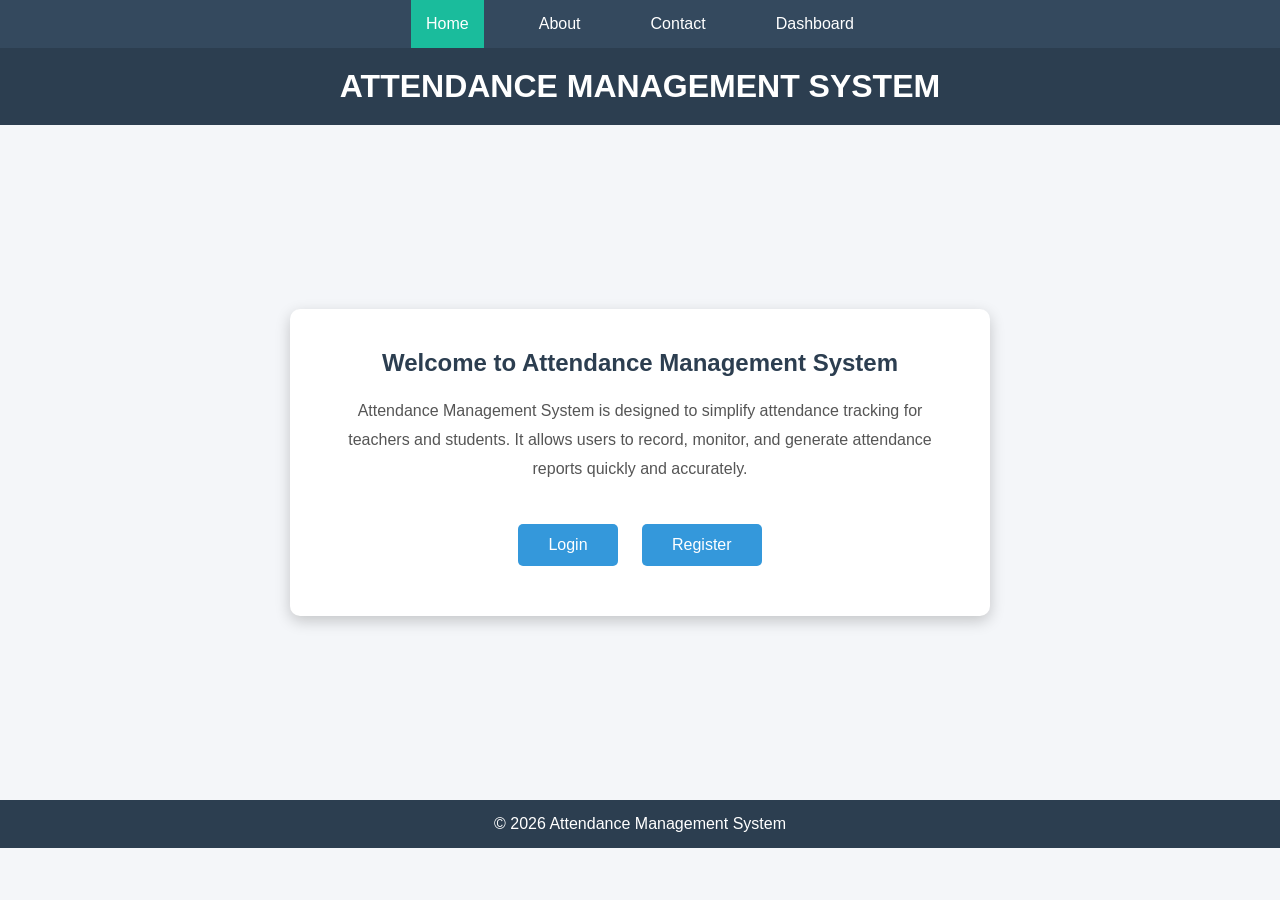
<file: index.html>
<!DOCTYPE html>
<html lang="en">
<head>
    <meta charset="UTF-8">
    <meta name="viewport" content="width=device-width, initial-scale=1.0">
    <title>Attendance Management System</title>
    <link rel="stylesheet" href="hero.css">
</head>
<body>
    
    <!-- Navigation -->
    <nav>

        <ul>
            <li><a href="index.html" class="active">Home</a></li>
            <li><a href="about.html">About</a></li>
            <li><a href="contact.html">Contact</a></li>
            <li><a href="dashboard.html">Dashboard</a></li>
        </ul>
    </nav>

      
    <header>
        <h1>ATTENDANCE MANAGEMENT SYSTEM</h1>
    </header>


    
    <section class="hero">

        <div class="content">
            <h2>Welcome to Attendance Management System</h2>

            <p>
                Attendance Management System is designed to simplify
                attendance tracking for teachers and students.
                It allows users to record, monitor, and generate
                attendance reports quickly and accurately.
            </p>

            <button id="loginBtn">Login</button>
            <button id="registerBtn">Register</button>

        </div>

    </section>

    <!-- Footer -->
    <footer>
        <p>&copy; 2026 Attendance Management System</p>
    </footer>

<script src="hero.js"></script>

</body>
</html>
</file>
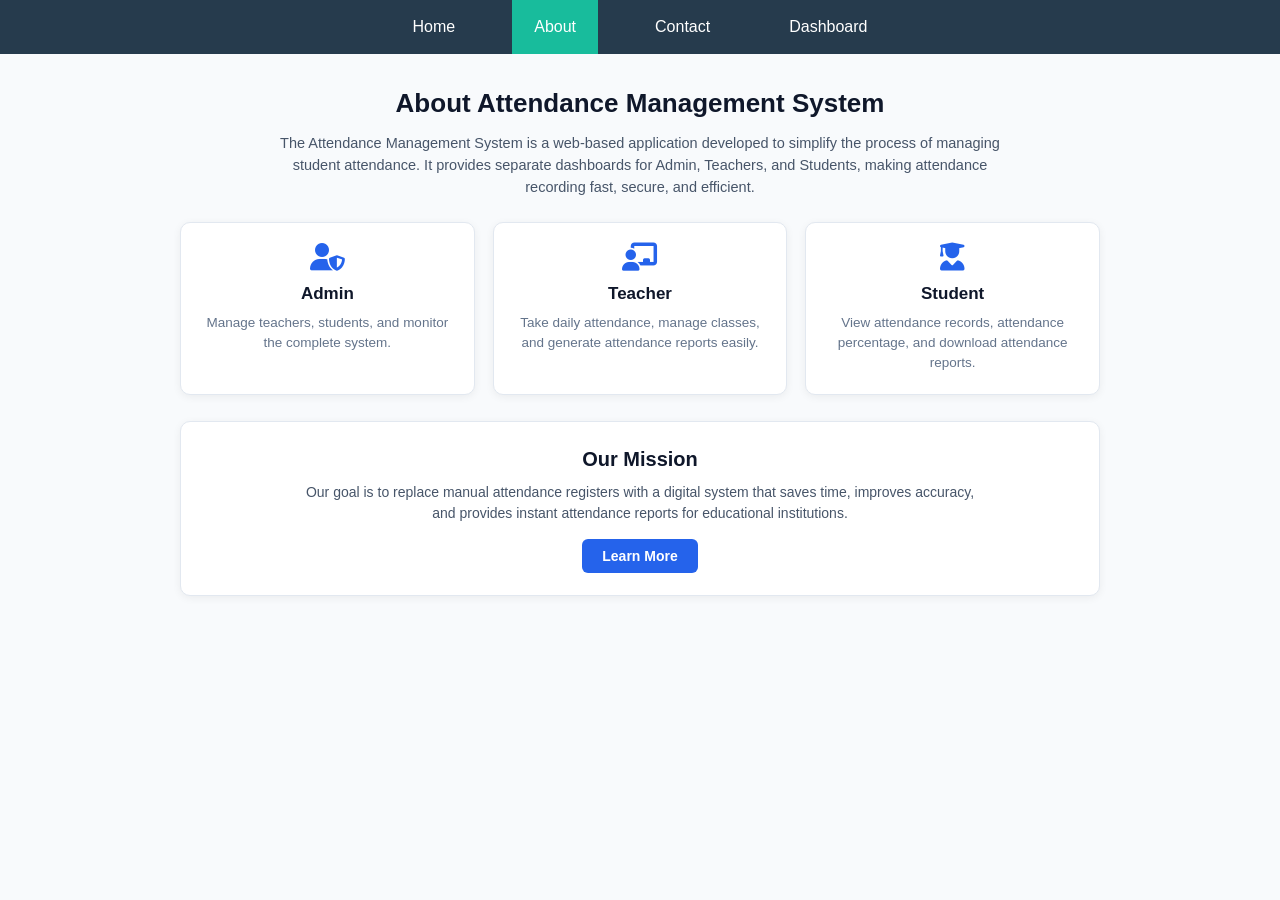
<file: about.html>
<!DOCTYPE html>
<html lang="en">
<head>
    <meta charset="UTF-8">
    <meta name="viewport" content="width=device-width, initial-scale=1.0">
    <title>About Us</title>

    <link rel="stylesheet" href="about.css">

    <link rel="stylesheet"
    href="https://cdnjs.cloudflare.com/ajax/libs/font-awesome/6.5.2/css/all.min.css">
</head>
<body>

    <!-- Navigation -->
    <nav>

        <ul>
            <li><a href="index.html">Home</a></li>
            <li><a href="about.html" class = "active">About</a></li>
            <li><a href="contact.html ">Contact</a></li>
            <li><a href="dashboard.html">Dashboard</a></li>
        </ul>
    </nav>

<section class="about">

    <div class="about-container">

        <h1>About Attendance Management System</h1>

        <p class="intro">
            The Attendance Management System is a web-based application
            developed to simplify the process of managing student attendance.
            It provides separate dashboards for Admin, Teachers, and Students,
            making attendance recording fast, secure, and efficient.
        </p>

        <div class="cards">

            <div class="card">
                <i class="fas fa-user-shield"></i>
                <h3>Admin</h3>
                <p>
                    Manage teachers, students, and monitor the complete system.
                </p>
            </div>

            <div class="card">
                <i class="fas fa-chalkboard-teacher"></i>
                <h3>Teacher</h3>
                <p>
                    Take daily attendance, manage classes,
                    and generate attendance reports easily.
                </p>
            </div>

            <div class="card">
                <i class="fas fa-user-graduate"></i>
                <h3>Student</h3>
                <p>
                    View attendance records, attendance percentage,
                    and download attendance reports.
                </p>
            </div>

        </div>

        <div class="mission">

            <h2>Our Mission</h2>

            <p>
                Our goal is to replace manual attendance registers with
                a digital system that saves time, improves accuracy,
                and provides instant attendance reports for educational institutions.
            </p>

            <button id="learnBtn">Learn More</button>

        </div>

    </div>

</section>

<script src="about.js"></script>

</body>
</html>
</file>
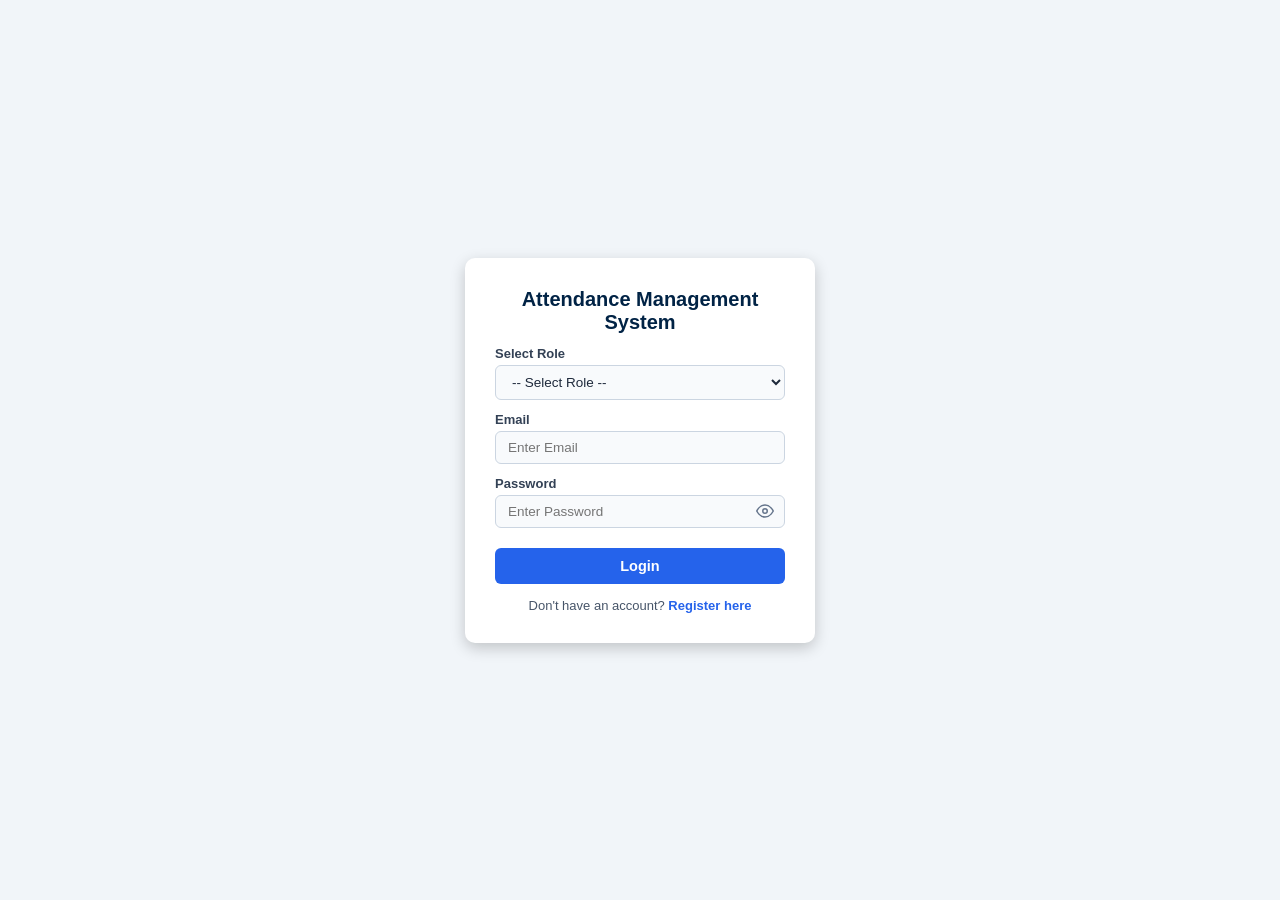
<file: admin.html>
<!DOCTYPE html>
<html lang="en">

<head>
    <meta charset="UTF-8">
    <meta name="viewport" content="width=device-width, initial-scale=1.0">
    <title>College Management System</title>
    <link rel="stylesheet" href="admin.css">
</head>

<body>

    <header class="topbar">
        <h1>Student Attendance System</h1>
        <div class="topbar-actions">
            <a href="profile.html" class="btn-profile">&#128100; My Profile</a>
        </div>
    </header>

    <div class="app">

        <aside class="sidebar">
            <div>
                <h2>College Admin</h2>
                <nav>
                    <button class="active" onclick="showPage('programs', this)">&#9638; Programs</button>
                    <button onclick="showPage('semesters', this)">&#9635; Semesters</button>
                    <button onclick="showPage('subjects', this)">&#9636; Subjects</button>
                    <button onclick="showPage('faculty', this)">&#9817; Faculty</button>
                    <button onclick="showPage('students', this)">&#9823; Students</button>
                    <button onclick="showPage('ledger', this)">&#9635; Ledger</button>
                </nav>
            </div>


            <div class="sidebar-bottom">
                <button type="button" class="btn-logout" onclick="logout()">Logout</button>
            </div>
        </aside>

        <main class="main">

            <section id="programs" class="page show">
                <h1>Program Management</h1>
                <div class="panel">
                    <h2>Add New Program</h2>
                    <form id="programForm">
                        <div class="field">
                            <label>Program Name</label>
                            <select id="programName" required>
                                <option value="">-- Select Program --</option>
                                <option value="BBA">BBA</option>
                                <option value="BIT">BIT</option>
                                <option value="BALLB">BALLB</option>
                                <option value="BIM">BIM</option>
                                <option value="Pharmacy">Pharmacy</option>
                                <option value="BCA">BCA</option>
                            </select>
                        </div>
                        <div class="field">
                            <label>Program Duration</label>
                            <select id="programDuration" required>
                                <option value="">-- Select Duration --</option>
                                <option value="1 Year">1 Year</option>
                                <option value="2 Years">2 Years</option>
                                <option value="3 Years">3 Years</option>
                                <option value="4 Years">4 Years</option>
                            </select>
                        </div>
                        <button type="submit">Add Program</button>
                    </form>
                </div>
                <div class="panel">
                    <h2>Existing Programs</h2>
                    <table>
                        <thead>
                            <tr>
                                <th>ID</th>
                                <th>Program Name</th>
                                <th>Duration</th>
                                <th>Actions</th>
                            </tr>
                        </thead>
                        <tbody id="programTable"></tbody>
                    </table>
                </div>
            </section>

            <section id="semesters" class="page">
                <h1>Semester Management</h1>
                <div class="panel">
                    <h2>Add New Semester</h2>
                    <form id="semesterForm">
                        <div class="field">
                            <label>Select Program</label>
                            <select id="semesterProgram" required></select>
                        </div>
                        <div class="field">
                            <label>Semester Name</label>
                            <input type="text" id="semesterName" placeholder="e.g., 3rd Semester" required>
                        </div>
                        <div class="field">
                            <label>Start Date</label>
                            <input type="date" id="startDate" required>
                        </div>
                        <div class="field">
                            <label>End Date</label>
                            <input type="date" id="endDate" required>
                        </div>
                        <label class="check">
                            <input type="checkbox" id="semesterActive" checked>
                            Currently Active
                        </label>
                        <button type="submit">Save Semester</button>
                    </form>
                </div>
                <div class="panel">
                    <h2>Existing Semesters</h2>
                    <table>
                        <thead>
                            <tr>
                                <th>ID</th>
                                <th>Program</th>
                                <th>Semester Name</th>
                                <th>Duration</th>
                                <th>Status</th>
                                <th>Actions</th>
                            </tr>
                        </thead>
                        <tbody id="semesterTable"></tbody>
                    </table>
                </div>
            </section>

            <section id="subjects" class="page">
                <h1>Subject Management</h1>
                <div class="panel">
                    <h2>Add New Subject</h2>
                    <form id="subjectForm">
                        <div class="field">
                            <label>Select Program</label>
                            <select id="subjectProgram" required></select>
                        </div>
                        <div class="field">
                            <label>Select Semester</label>
                            <select id="subjectSemester" required></select>
                        </div>
                        <div class="field">
                            <label>Subject Name</label>
                            <input type="text" id="subjectName" placeholder="Subject Name" required>
                        </div>
                        <button type="submit">Add Subject</button>
                    </form>
                </div>
                <div class="panel">
                    <h2>Existing Subjects</h2>
                    <table>
                        <thead>
                            <tr>
                                <th>ID</th>
                                <th>Subject Name</th>
                                <th>Program</th>
                                <th>Semester</th>
                                <th>Actions</th>
                            </tr>
                        </thead>
                        <tbody id="subjectTable"></tbody>
                    </table>
                </div>
            </section>
            <section id="faculty" class="page">
                <h1>Faculty Management</h1>
                <div class="panel">
                    <h2>Add New Faculty</h2>
                    <form id="facultyForm">
                        <div class="field">
                            <label>Full Name</label>
                            <input type="text" id="facultyName" required>
                        </div>
                        <div class="field">
                            <label>Phone No</label>
                            <input type="text" id="facultyPhone" maxlength="10" pattern="[0-9]{10}"
                                placeholder="10-digit Phone Number"
                                oninput="this.value = this.value.replace(/[^0-9]/g, '')" required>
                        </div>
                        <div class="field">
                            <label>Email ID</label>
                            <input type="email" id="facultyEmail" required>
                        </div>
                        <button type="submit">Add Faculty</button>
                    </form>
                </div>
                <div class="panel">
                    <h2>Existing Faculty</h2>
                    <table>
                        <thead>
                            <tr>
                                <th>ID</th>
                                <th>Name</th>
                                <th>Phone No</th>
                                <th>Email ID</th>
                                <th>Actions</th>
                            </tr>
                        </thead>
                        <tbody id="facultyTable"></tbody>
                    </table>
                </div>
            </section>

            <section id="students" class="page">
                <h1>Student Management</h1>
                <div class="panel">
                    <h2>Add New Student</h2>
                    <form id="studentForm">
                        <input type="hidden" id="editStudentId">
                        <div class="field">
                            <label>Student Name</label>
                            <input type="text" id="studentName" required>
                        </div>
                        <div class="field">
                            <label>Roll No</label>
                            <input type="text" id="rollNo" required>
                        </div>
                        <div class="field">
                            <label>Current Semester</label>
                            <select id="studentSemester" required></select>
                        </div>
                        <button type="submit" id="studentSubmitBtn">Add Student</button>
                        <button type="button" id="studentCancelBtn" onclick="cancelStudentEdit()">Cancel</button>
                    </form>

                </div>
                <div class="panel">
                    <h2>Existing Students</h2>
                    <table>
                        <thead>
                            <tr>
                                <th>ID</th>
                                <th>Student Name</th>
                                <th>Roll No</th>
                                <th>Current Semester</th>
                                <th>Actions</th>
                            </tr>
                        </thead>
                        <tbody id="studentTable"></tbody>
                    </table>
                </div>
            </section>

            <section id="ledger" class="page">
                <h1>Ledger Management</h1>
                <div class="panel">
                    <h2>Assign Ledger</h2>
                    <form id="ledgerForm">
                        <input type="hidden" id="editLedgerId">
                        <div class="field">
                            <label>Select Subject</label>
                            <select id="ledgerSubject" required></select>
                        </div>
                        <div class="field">
                            <label>Select Faculty</label>
                            <select id="ledgerFaculty" required></select>
                        </div>
                        <div class="field">
                            <label>Select Students</label>
                            <div id="ledgerStudents" class="checkbox-list">
                                <p class="muted-text">Loading students...</p>
                            </div>
                        </div>
                        <button type="submit" id="ledgerSubmitBtn">Create Ledger</button>
                        <button type="button" id="ledgerCancelBtn" class="btn-cancel"
                            onclick="cancelLedgerEdit()">Cancel</button>

                    </form>

                </div>
                <div class="panel">
                    <h2>Existing Ledgers</h2>
                    <table>
                        <thead>
                            <tr>
                                <th>Ledger ID</th>
                                <th>Subject</th>
                                <th>Faculty</th>
                                <th>Total Students</th>
                                <th>Actions</th>
                            </tr>
                        </thead>
                        <tbody id="ledgerTable"></tbody>
                    </table>
                </div>
            </section>

        </main>
    </div>

    <div id="profileModal" class="profile-modal">
        <div class="profile-box">
            <h2>My Profile</h2>
            <div id="profileContent" class="profile-details">Loading...</div>
            <button type="button" class="btn-close-profile" onclick="closeProfile()">Close</button>
        </div>
    </div>

    <script src="admin.js"></script>
</body>

</html>
</file>
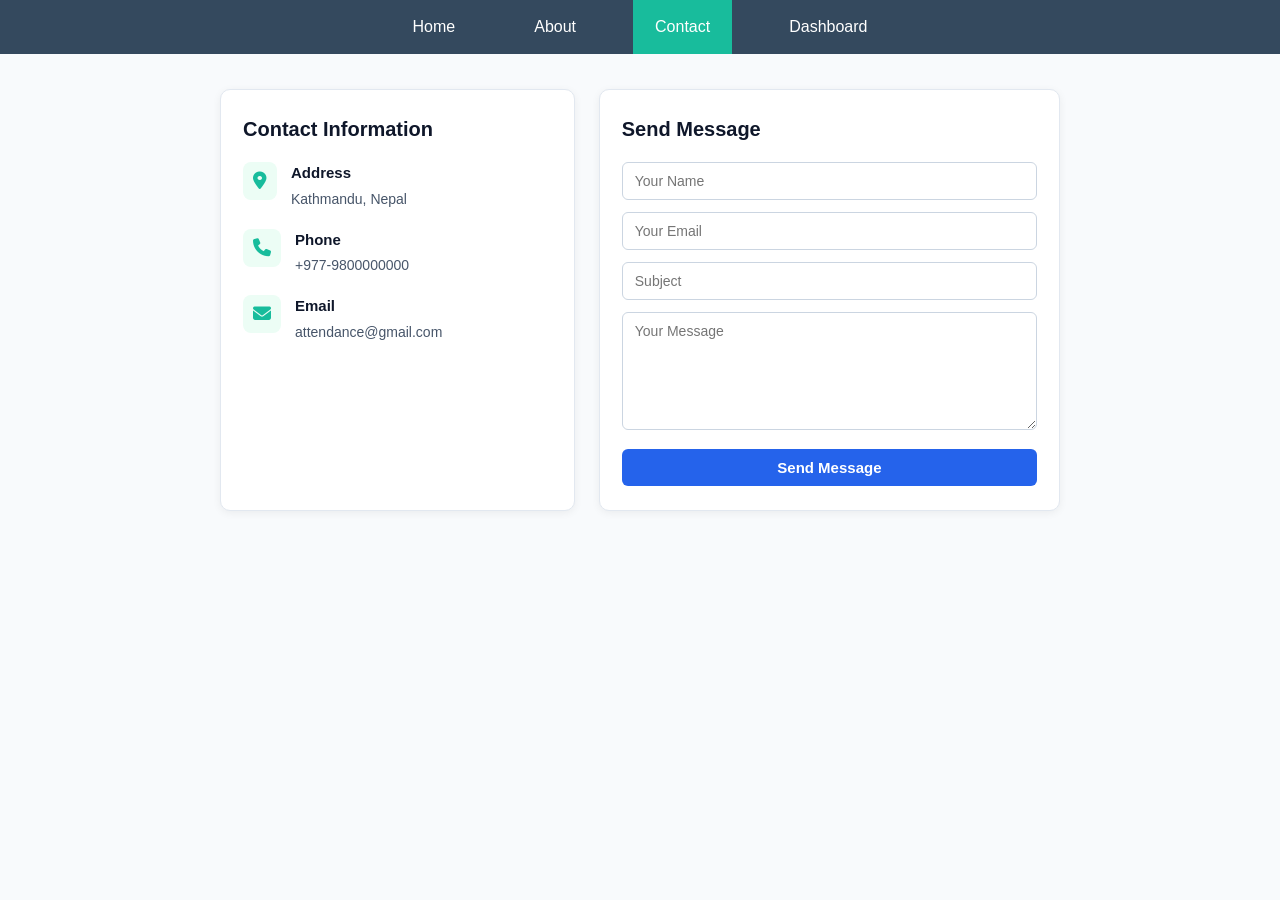
<file: contact.html>
<!DOCTYPE html>
<html lang="en">
<head>
    <meta charset="UTF-8">
    <meta name="viewport" content="width=device-width, initial-scale=1.0">
    <title>Contact Us</title>

    <link rel="stylesheet" href="contact.css">

    <link rel="stylesheet"
    href="https://cdnjs.cloudflare.com/ajax/libs/font-awesome/6.5.2/css/all.min.css">
</head>

<body>
<nav>

        <ul>
            <li><a href="index.html">Home</a></li>
            <li><a href="about.html" >About</a></li>
            <li><a href="contact.html " class = "active">Contact</a></li>
            <li><a href="dashboard.html">Dashboard</a></li>
        </ul>
    </nav>

    
<div class="container">

    <div class="contact-info">

        <h2>Contact Information</h2>

        <div class="info-box">
            <i class="fa-solid fa-location-dot"></i>
            <div>
                <h4>Address</h4>
                <p>
                    <a href="https://www.google.com/maps/search/?api=1&query=Kathmandu,Nepal" target="_blank">Kathmandu, Nepal</a>
                </p>
            </div>
        </div>

        <div class="info-box">
            <i class="fa-solid fa-phone"></i>
            <div>
                <h4>Phone</h4>
                <p>
                    <a href="tel:+9779800000000">+977-9800000000</a>
                </p>
            </div>
        </div>

        <div class="info-box">
            <i class="fa-solid fa-envelope"></i>
            <div>
                <h4>Email</h4>
                <p>
                    <a href="mailto:attendance@gmail.com">attendance@gmail.com</a>
                </p>
            </div>
        </div>

    </div>

    <div class="contact-form">

        <h2>Send Message</h2>

        <form id="contactForm">

            <div class="input-box">
                <input type="text" id="name" placeholder="Your Name">
            </div>

            <div class="input-box">
                <input type="email" id="email" placeholder="Your Email">
            </div>

            <div class="input-box">
                <input type="text" id="subject" placeholder="Subject">
            </div>

            <div class="input-box">
                <textarea id="message" rows="6" placeholder="Your Message"></textarea>
            </div>

            <button type="submit">Send Message</button>

        </form>

    </div>

</div>

<script src="contact.js"></script>

</body>
</html>
</file>
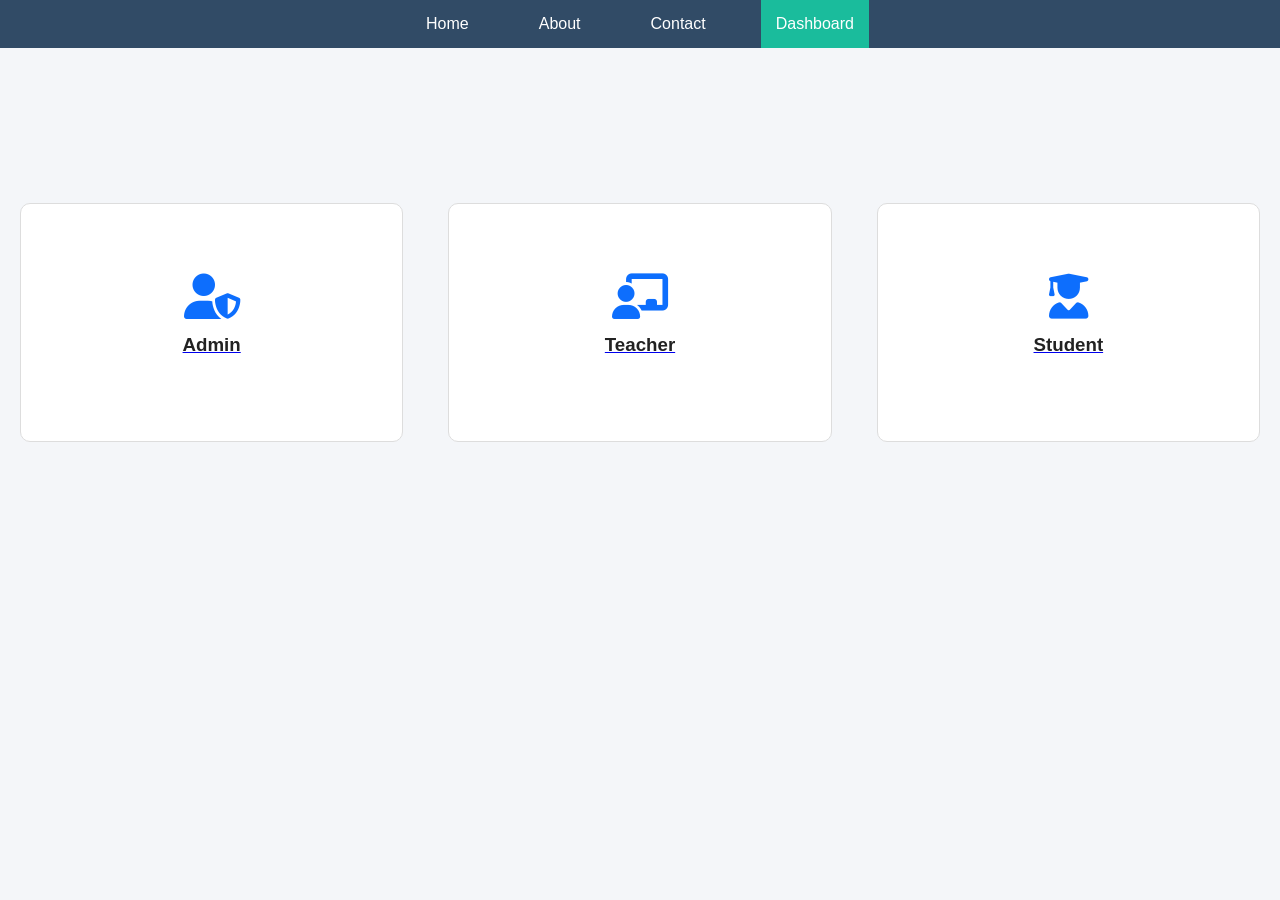
<file: dashboard.html>
<!DOCTYPE html>
<html lang="en">

<head>
    <meta charset="UTF-8">
    <meta name="viewport" content="width=device-width, initial-scale=1.0">
    <title>Admin Dashboard</title>
    <link rel="stylesheet" href="dashboard.css">

    <!-- Font Awesome Icons -->
    <link rel="stylesheet" href="https://cdnjs.cloudflare.com/ajax/libs/font-awesome/6.5.2/css/all.min.css">
</head>

<body>



    <nav>

        <ul>
            <li><a href="index.html">Home</a></li>
            <li><a href="about.html">About</a></li>
            <li><a href="contact.html">Contact</a></li>
            <li><a href="dashboard.html" class="active">Dashboard</a></li>
        </ul>
    </nav>

        <div class="cards">

        <div class="card">
            <a href="login.html?role=admin">
                <i class="fas fa-user-shield"></i>
                <h3>Admin</h3>
            </a>
        </div>

        <div class="card">
            <a href="login.html?role=teacher">
                <i class="fas fa-chalkboard-teacher"></i>
                <h3>Teacher</h3>
            </a>
        </div>

        <div class="card">
            <a href="login.html?role=student">
                <i class="fas fa-user-graduate"></i>
                <h3>Student</h3>
            </a>
        </div>

    </div>

    
    <script src="dashboard.js"></script>
</body>

</html>
</file>
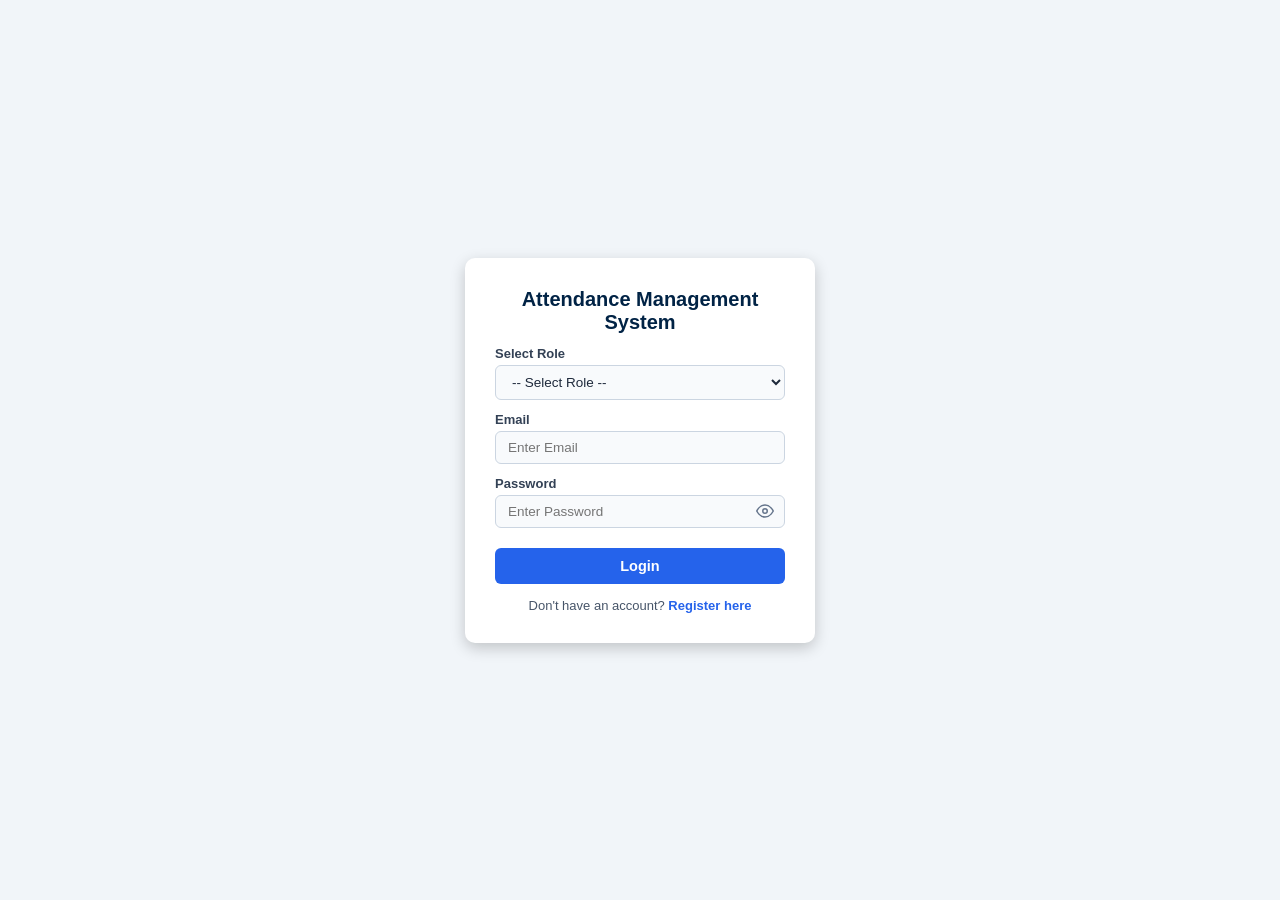
<file: login.html>
<!DOCTYPE html>
<html lang="en">
<head>
    <meta charset="UTF-8">
    <meta name="viewport" content="width=device-width, initial-scale=1.0">
    <title>Login</title>
    <link rel="stylesheet" href="login.css">
</head>
<body>

    <div class="login-container">

        <h2>Attendance Management System</h2>
        <h3 id="login-subtitle" style="text-align: center; color: #2563eb; margin-bottom: 12px; font-size: 16px;"></h3>

        <form id="loginForm">

            <label id="role-label">Select Role</label>
            <select id="role" required>
                <option value="">-- Select Role --</option>
                <option value="student">Student</option>
                <option value="teacher">Teacher</option>
                <option value="admin">Admin</option>
            </select>

            <label>Email</label>
            <input type="email" id="email" placeholder="Enter Email" required>

            <label>Password</label>
            <div class="password-wrapper">
                <input type="password" id="password" placeholder="Enter Password" required>
                <span class="toggle-eye" onclick="togglePassword('password', this)">
                    <svg width="18" height="18" viewBox="0 0 24 24" fill="none" stroke="#64748b" stroke-width="2"><path d="M1 12s4-8 11-8 11 8 11 8-4 8-11 8-11-8-11-8z"/><circle cx="12" cy="12" r="3"/></svg>
                </span>
            </div>

            <button type="submit">Login</button>

        </form>

        <p id="message"></p>

        <p style="margin-top: 15px; text-align: center;">
            Don't have an account? <a href="register.html">Register here</a>
        </p>

    </div>

    <script src="login.js?v=6"></script>

</body>
</html>
</file>
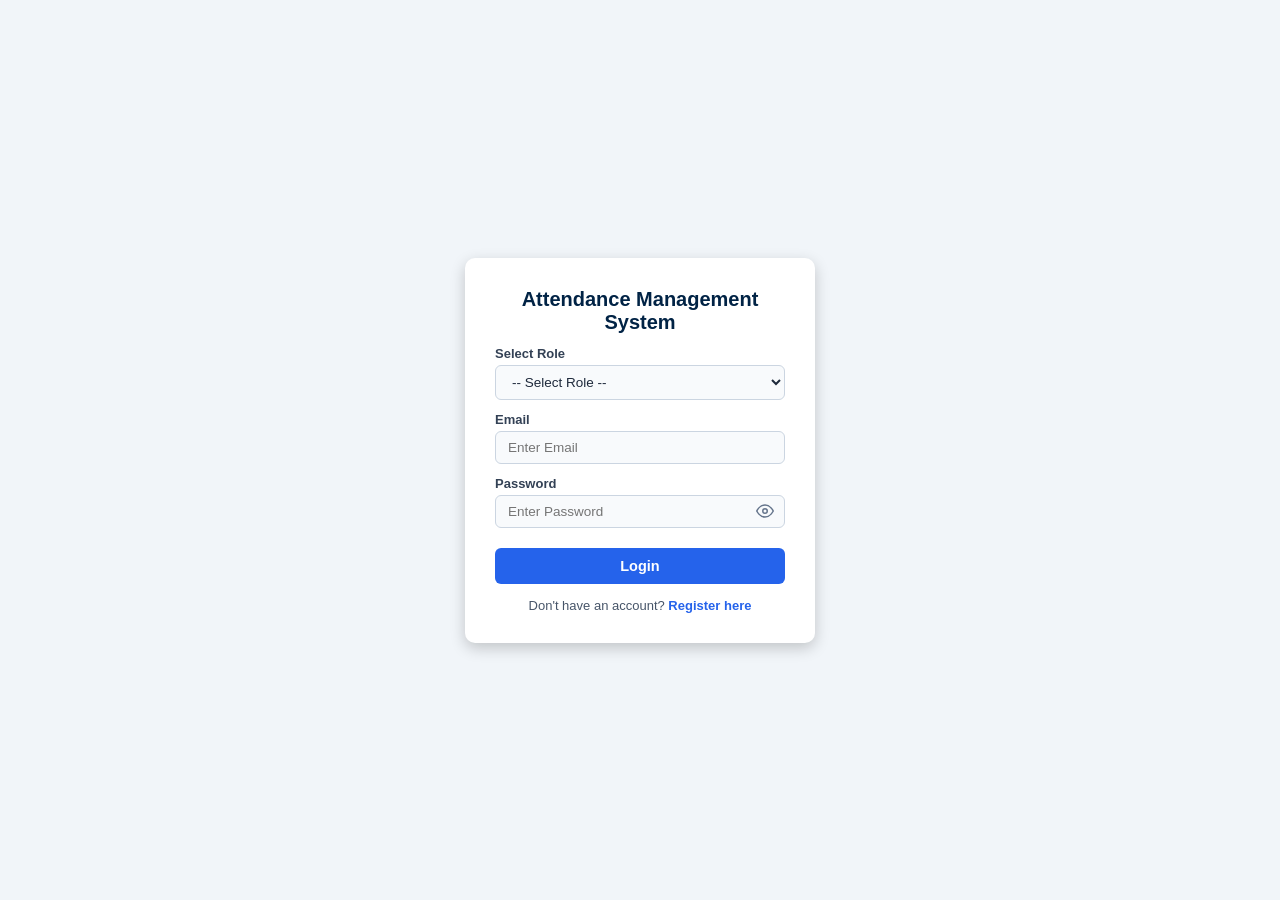
<file: profile.html>
<!DOCTYPE html>
<html lang="en">
<head>
    <meta charset="UTF-8">
    <meta name="viewport" content="width=device-width, initial-scale=1.0">
    <title>My Profile - Attendance System</title>
    <link rel="stylesheet" href="profile.css">
</head>
<body>

    <header class="topbar">
        <h1>Student Attendance System</h1>
        <div class="topbar-actions">
            <button type="button" class="btn-back" onclick="goBack()">&larr; Back to Dashboard</button>
            <button type="button" class="btn-logout" onclick="logout()">Logout</button>
        </div>
    </header>

    <div class="profile-container">
        <div class="profile-card">
            <div class="avatar-circle" id="avatarLetter">U</div>
            <h2 id="userName">Loading...</h2>
            <span class="role-badge" id="userRole">ROLE</span>

            <div class="info-list" id="profileInfo">
                <p>Loading details...</p>
            </div>
        </div>
    </div>

    <script src="profile.js"></script>
</body>
</html>
</file>
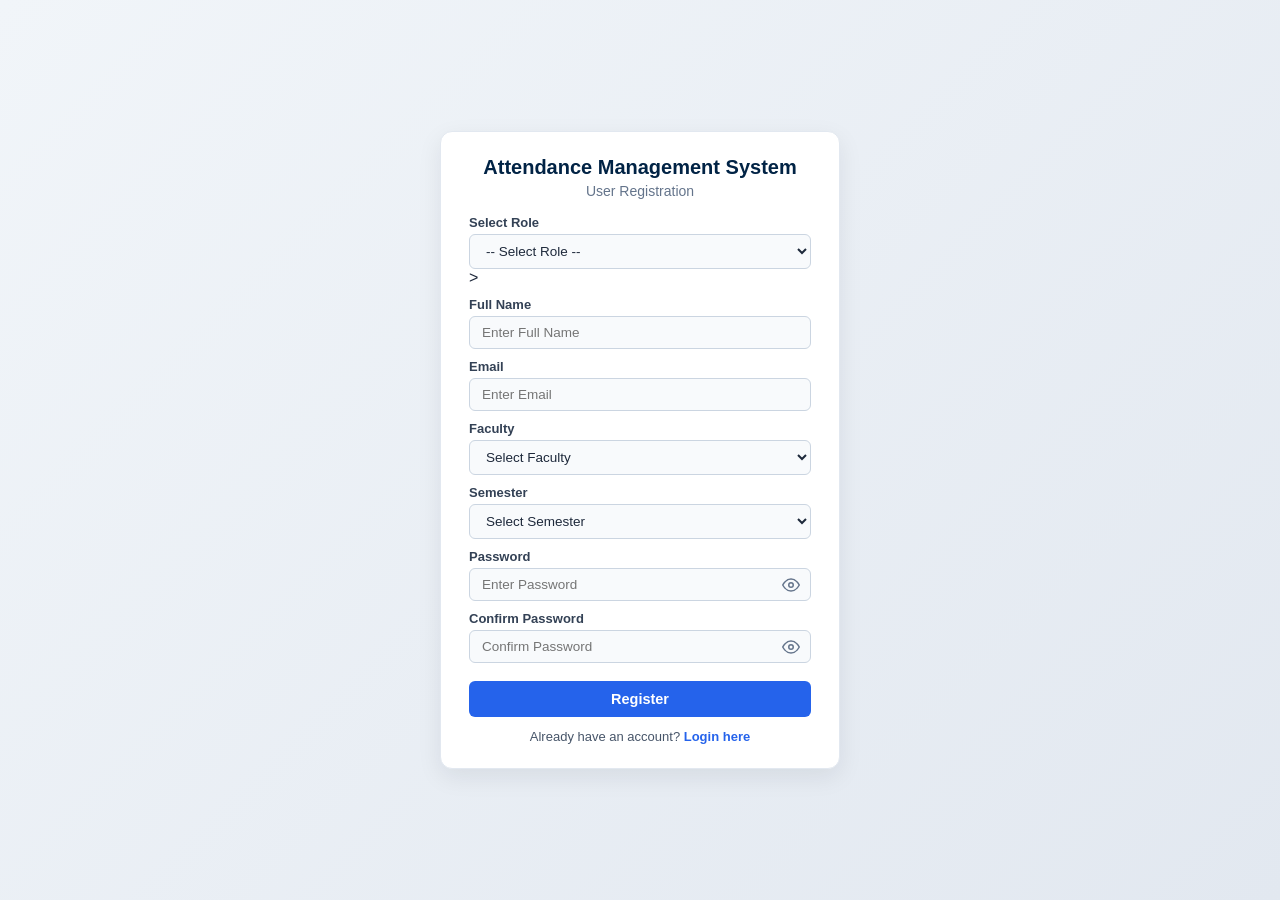
<file: register.html>
<!DOCTYPE html>
<html lang="en">
<head>
    <meta charset="UTF-8">
    <meta name="viewport" content="width=device-width, initial-scale=1.0">
    <title>Register</title>
    <link rel="stylesheet" href="register.css">
</head>
<body>

<div class="register-container">

    <h2>Attendance Management System</h2>
    <h3>User Registration</h3>

    <form id="registerForm">

        <label>Select Role</label>
        <select id="role" onchange="handleRoleChange()" required>
            <option value="">-- Select Role --</option>
            <option value="student">Student</option>
            <option value="teacher">Teacher</option>
            <option value="admin">Admin</option>
        </select>
>
        <div id="secretCodeBox" style="display: none;">
            <label>Secret Verification Code</label>
            <div class="password-wrapper">
                <input type="password" id="secretCode" placeholder="Enter College Secret Code">
                <span class="toggle-eye" onclick="togglePassword('secretCode', this)">
                    <svg width="18" height="18" viewBox="0 0 24 24" fill="none" stroke="#64748b" stroke-width="2"><path d="M1 12s4-8 11-8 11 8 11 8-4 8-11 8-11-8-11-8z"/><circle cx="12" cy="12" r="3"/></svg>
                </span>
            </div>
        </div>

        <label>Full Name</label>
        <input type="text" id="name" placeholder="Enter Full Name" required>

        <label>Email</label>
        <input type="email" id="email" placeholder="Enter Email" required>

        
        <div id="studentFields">
            <label>Faculty</label>
            <select id="faculty">
                <option value="">Select Faculty</option>
                <option>BCA</option>
                <option>BBS</option>
                <option>BIT</option>
                <option>BIM</option>
                <option>BSc CSIT</option>
            </select>

            <label>Semester</label>
            <select id="semester">
                <option value="">Select Semester</option>
                <option>1st Semester</option>
                <option>2nd Semester</option>
                <option>3rd Semester</option>
                <option>4th Semester</option>
                <option>5th Semester</option>
                <option>6th Semester</option>
                <option>7th Semester</option>
                <option>8th Semester</option>
            </select>
        </div>

        <label>Password</label>
        <div class="password-wrapper">
            <input type="password" id="password" placeholder="Enter Password" required>
            <span class="toggle-eye" onclick="togglePassword('password', this)">
                <svg width="18" height="18" viewBox="0 0 24 24" fill="none" stroke="#64748b" stroke-width="2"><path d="M1 12s4-8 11-8 11 8 11 8-4 8-11 8-11-8-11-8z"/><circle cx="12" cy="12" r="3"/></svg>
            </span>
        </div>

        <label>Confirm Password</label>
        <div class="password-wrapper">
            <input type="password" id="confirmPassword" placeholder="Confirm Password" required>
            <span class="toggle-eye" onclick="togglePassword('confirmPassword', this)">
                <svg width="18" height="18" viewBox="0 0 24 24" fill="none" stroke="#64748b" stroke-width="2"><path d="M1 12s4-8 11-8 11 8 11 8-4 8-11 8-11-8-11-8z"/><circle cx="12" cy="12" r="3"/></svg>
            </span>
        </div>

        <button type="submit">Register</button>

    </form>

    <p id="message"></p>

    <p style="margin-top: 15px; text-align: center;">
        Already have an account? <a href="login.html">Login here</a>
    </p>

</div>

<script src="register.js?v=8"></script>

</body>
</html>
</file>
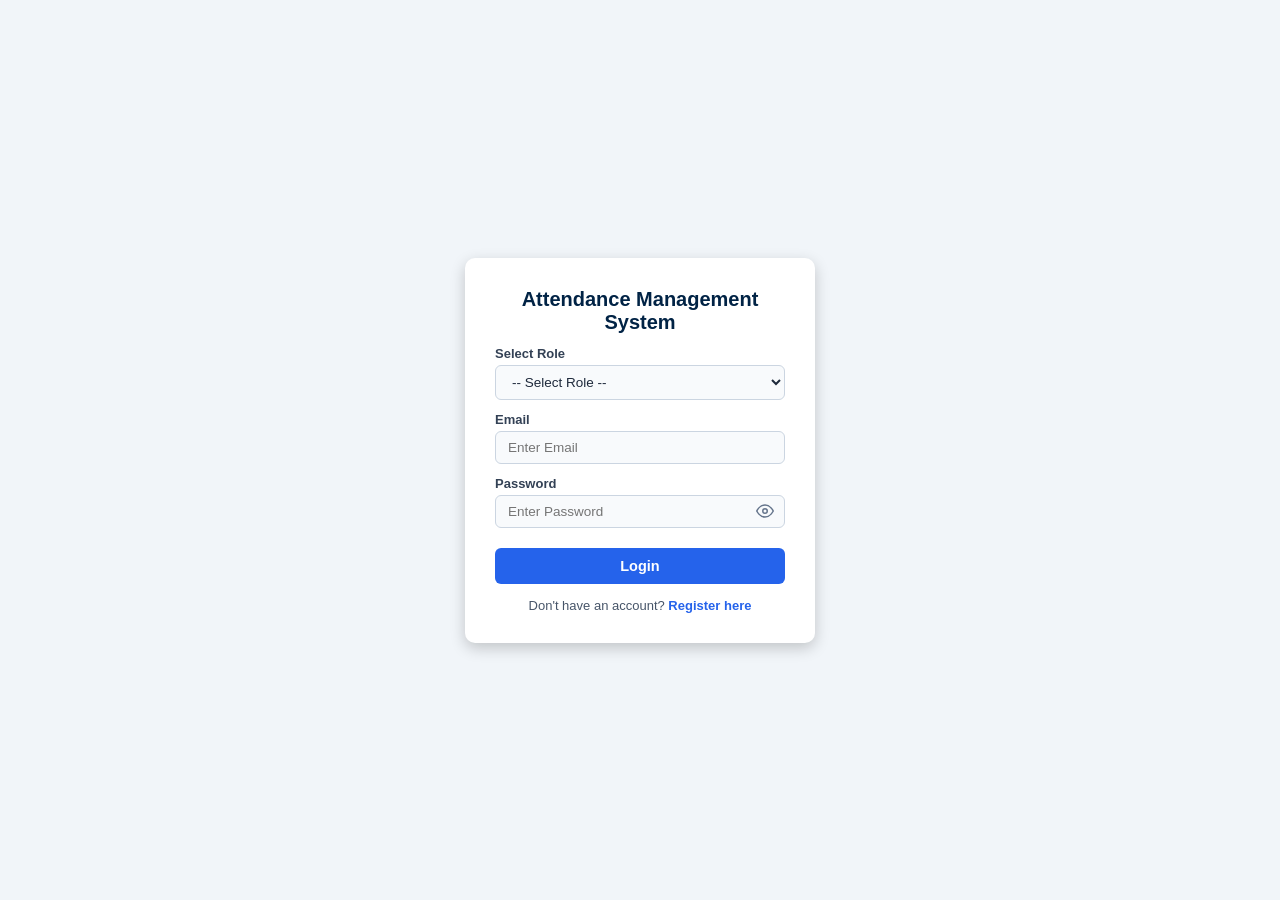
<file: student.html>
<!DOCTYPE html>
<html lang="en">

<head>
    <meta charset="UTF-8">
    <meta name="viewport" content="width=device-width, initial-scale=1.0">
    <title>Student Portal - Attendance System</title>
    <link rel="stylesheet" href="student.css">
</head>

<body>

    <header class="topbar">
        <h1>Student Attendance System</h1>
        <div class="topbar-actions">
           <a href="profile.html" class="btn-profile">&#128100; My Profile</a>
        </div>
    </header>

    <div class="container">
        <aside class="sidebar">
            <div>
                <div class="logo">Student </div>
                <ul class="menu-list">
                    <li class="menu-item active" onclick="openStudentTab('summary-tab', this)">View My Attendance</li>
                    <li class="menu-item" onclick="openStudentTab('all-subjects-tab', this)">View by All Subjects</li>
                </ul>
            </div>

         
            <div class="sidebar-bottom">
                <button type="button" class="btn-logout" onclick="logout()">Logout</button>
            </div>
        </aside>

        <main class="main-content">
          
            <p class="subtitle" id="student-info">Loading student details...</p>

         
            <div id="summary-tab" class="section active">
                <h1>View My Attendance</h1>
                <p class="subtitle">Click on any subject card below to see date-wise details.</p>

               
                <div class="card-grid" id="subject-cards-grid">
                </div>

                
                <div id="subject-detail-box" class="card" style="display: none;">
                    <div class="card-header">
                        <h2 id="detail-subject-title">Subject Attendance History</h2>
                       <button type="button" class="btn-close" onclick="closeSubjectDetails()">Close &times;</button>
                    </div>
                    <table id="subject-detail-table">
                        <thead>
                            <tr>
                                <th>Date</th>
                                <th>Teacher</th>
                                <th>Status</th>
                            </tr>
                        </thead>
                        <tbody id="subject-detail-body">
                        </tbody>
                    </table>
                </div>
            </div>

            <div id="all-subjects-tab" class="section">
                <h1>View by All Subjects</h1>
                <div class="card">
                    <div class="report-header">
                        <h2>All Subjects Daily Attendance</h2>
                        <button type="button" class="btn-pdf" onclick="downloadStudentPDF()">&#128196; Download PDF Report</button>
                    </div>
                    <table>
                        <thead>
                            <tr>
                                <th>Date</th>
                                <th>Subject Name</th>
                                <th>Teacher</th>
                                <th>Status</th>
                            </tr>
                        </thead>
                        <tbody id="all-subjects-body">
                        </tbody>
                    </table>
                </div>
            </div>


        </main>
    </div>

    <div id="profileModal" class="profile-modal">
        <div class="profile-box">
            <h2>My Profile</h2>
            <div id="profileContent" class="profile-details">Loading...</div>
            <button type="button" class="btn-close-profile" onclick="closeProfile()">Close</button>
        </div>
    </div>

    <script src="student.js"></script>
</body>

</html>
</file>
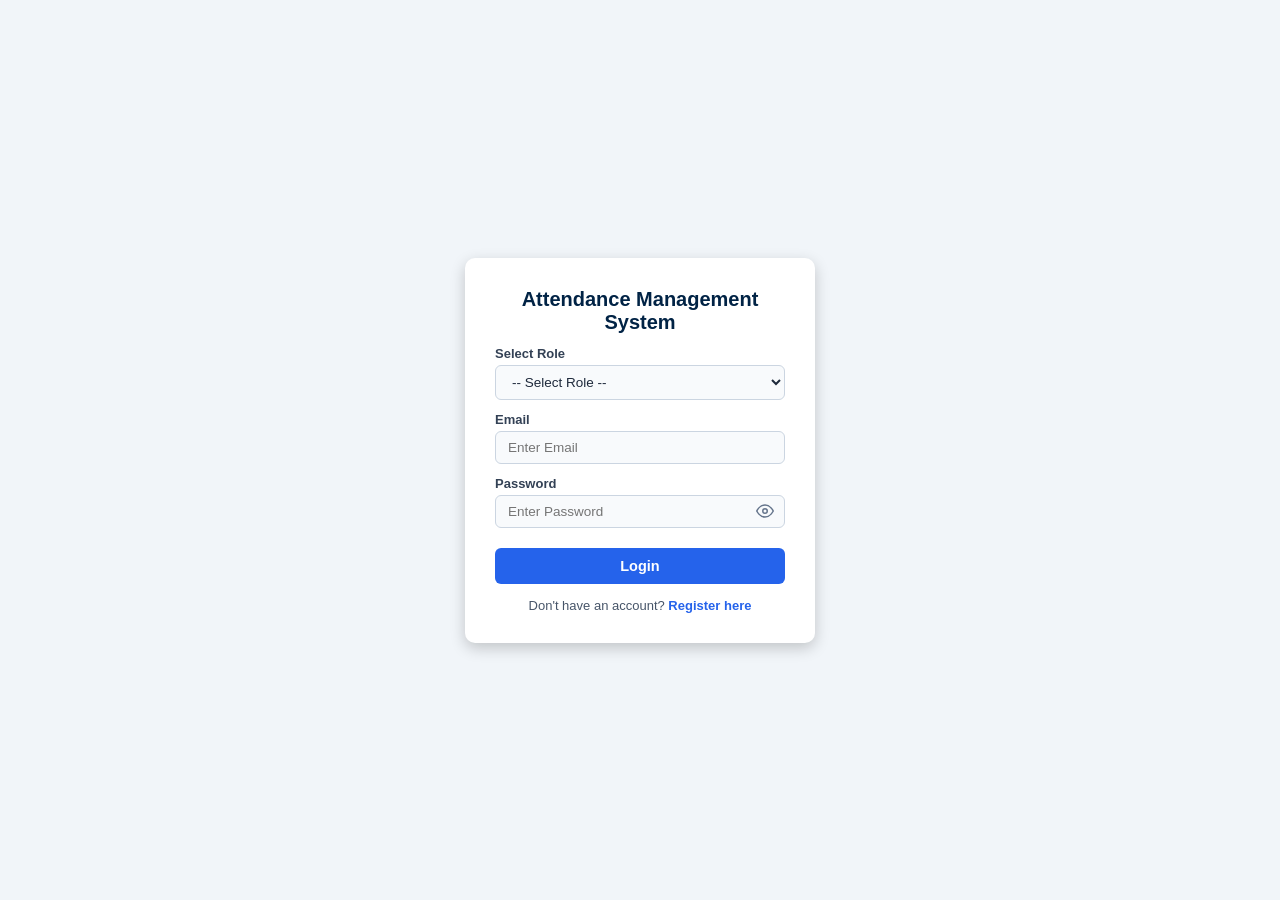
<file: teacher.html>
<!DOCTYPE html>
<html lang="en">

<head>
    <meta charset="UTF-8">
    <meta name="viewport" content="width=device-width, initial-scale=1.0">
    <title>Teacher Portal - Attendance System</title>
    <link rel="stylesheet" href="teacher.css">
</head>

<body>

    <header class="topbar">
        <h1>Student Attendance System</h1>
        <div class="topbar-actions">
            <a href="profile.html" class="btn-profile">&#128100; My Profile</a>
        </div>
    </header>

    <div class="container">
        <aside class="sidebar">
            <div>
                <div class="logo">Teacher </div>
                <ul class="menu-list">
                    <li class="menu-item active" onclick="openTeacherTab('my-ledgers', this)">My Ledgers</li>
                    <li class="menu-item" onclick="openTeacherTab('attendance-area', this)">Take Attendance</li>
                    <li class="menu-item" onclick="openTeacherTab('report-area', this)">Generate Report</li>
                </ul>
            </div>


            <div class="sidebar-bottom">
                <button type="button" class="btn-logout" onclick="logout()">Logout</button>
            </div>
        </aside>

        <main class="main-content">

            <div id="my-ledgers" class="section active">
                <h1>My Ledgers</h1>
                <p class="subtitle">Click on a subject card to take or edit attendance.</p>

                <div class="card-grid" id="teacher-ledgers-grid">
                    <p>Loading your assigned ledgers...</p>
                </div>


            </div>

            <div id="attendance-area" class="section">
                <h1 id="selected-subject-title">Database Management - BCA 3rd Sem</h1>

                <div class="tab-buttons">
                    <div class="tab-buttons">
                        <button type="button" class="btn-outline" onclick="switchAttendanceMode('take')">Take
                            Attendance</button>
                        <button type="button" class="btn-outline" onclick="switchAttendanceMode('edit')">Edit
                            Attendance</button>
                    </div>

                </div>


                <div class="card">
                    <h2 id="mode-heading">Take Daily Attendance</h2>
                    <form id="attendanceForm">
                        <div class="form-group">
                            <label>Select Date</label>
                            <input type="date" id="att-date" required>
                        </div>

                        <table>
                            <thead>
                                <tr>
                                    <th>Roll No</th>
                                    <th>Student Name</th>
                                    <th>Attendance Status</th>
                                </tr>
                            </thead>

                            <tbody id="student-list-body">
                            </tbody>
                        </table>

                        <br>
                        <button type="submit" class="btn-primary">Submit Attendance</button>
                    </form>
                </div>
            </div>

            <div id="report-area" class="section">
                <div class="report-header">
                    <h1>Attendance Report</h1>
                    <button type="button" class="btn-pdf" onclick="downloadTeacherPDF()">&#128196; Download PDF
                        Report</button>
                </div>
                <div class="card">
                    <h2>Subject-wise Student Summary</h2>
                    <table>
                        <thead>
                            <tr>
                                <th>Roll No</th>
                                <th>Student Name</th>
                                <th>Total Classes</th>
                                <th>Present</th>
                                <th>Absent</th>
                                <th>Percentage</th>
                            </tr>
                        </thead>
                        <tbody id="report-body">
                        </tbody>
                    </table>
                </div>
            </div>


        </main>
    </div>

    <div id="profileModal" class="profile-modal">
        <div class="profile-box">
            <h2>My Profile</h2>
            <div id="profileContent" class="profile-details">Loading...</div>
            <button type="button" class="btn-close-profile" onclick="closeProfile()">Close</button>
        </div>
    </div>

    <script src="teacher.js"></script>
</body>

</html>
</file>
<file: hero.css>
*{
    margin:0;
    padding:0;
    box-sizing:border-box;
    font-family:Arial, Helvetica, sans-serif;
}

body{
    background:#f4f6f9;
}

header{
    background:#2c3e50;
    color:white;
    text-align:center;
    padding:20px;
}

nav{
    background:#34495e;
}

nav ul{
    list-style:none;
    display:flex;
    justify-content:center;
}

nav ul li{
    margin:0 20px;
}

nav ul li a{
    display:block;
    color:white;
    text-decoration:none;
    padding:15px;
    transition:.3s;
}

nav ul li a:hover,
.active{
    background:#1abc9c;
}

.hero{
    display:flex;
    justify-content:center;
    align-items:center;
    height:75vh;
}

.content{
    width:700px;
    background:white;
    padding:40px;
    border-radius:10px;
    box-shadow:0 5px 15px rgba(0,0,0,.2);
    text-align:center;
}

.content h2{
    color:#2c3e50;
    margin-bottom:20px;
}

.content p{
    line-height:1.8;
    color:#555;
    margin-bottom:30px;
}

button{
    padding:12px 30px;
    margin:10px;
    border:none;
    background:#3498db;
    color:white;
    font-size:16px;
    border-radius:5px;
    cursor:pointer;
    transition:.3s;
}

button:hover{
    background:#2980b9;
}

footer{
    text-align:center;
    background:#2c3e50;
    color:white;
    padding:15px;
}
</file>
<file: about.css>
* {
    margin: 0;
    padding: 0;
    box-sizing: border-box;
    font-family: 'Segoe UI', Tahoma, Geneva, Verdana, sans-serif;
}

body {
    background-color: #f8fafc;
    color: #1e293b;
    line-height: 1.5;
}

/* Navigation (100% Exact Match with Home Page) */
nav {
    background-color: #263b4d;
    padding: 0;
}

nav ul {
    list-style: none;
    display: flex;
    justify-content: center;
    align-items: center;
    gap: 35px;
    margin: 0;
    padding: 0;
}

nav ul li a {
    display: block;
    color: #ffffff;
    text-decoration: none;
    font-size: 16px;
    font-weight: 500;
    padding: 15px 22px;
    transition: background-color 0.2s;
}

nav ul li a:hover {
    background-color:#34495e;
}

nav ul li a.active {
    background-color: #18bc9c;
    color: #ffffff;
    border-bottom: none;
}


/* Main About Section (Compact & Balanced) */
.about {
    padding: 30px 20px;
}

.about-container {
    max-width: 920px;
    margin: 0 auto;
    text-align: center;
}

.about-container h1 {
    font-size: 26px;
    color: #0f172a;
    margin-bottom: 10px;
}

.intro {
    font-size: 14.5px;
    color: #475569;
    max-width: 720px;
    margin: 0 auto 24px auto;
}

/* Cards Grid */
.cards {
    display: grid;
    grid-template-columns: repeat(3, 1fr);
    gap: 18px;
    margin-bottom: 26px;
}

.card {
    background: #ffffff;
    padding: 20px 16px;
    border-radius: 10px;
    box-shadow: 0 2px 8px rgba(0, 0, 0, 0.06);
    border: 1px solid #e2e8f0;
    transition: transform 0.2s;
}

.card:hover {
    transform: translateY(-3px);
}

.card i {
    font-size: 28px;
    color: #2563eb;
    margin-bottom: 10px;
}

.card h3 {
    font-size: 17px;
    color: #0f172a;
    margin-bottom: 6px;
}

.card p {
    font-size: 13.5px;
    color: #64748b;
}

/* Mission Box */
.mission {
    background: #ffffff;
    padding: 22px 24px;
    border-radius: 10px;
    box-shadow: 0 2px 8px rgba(0, 0, 0, 0.06);
    border: 1px solid #e2e8f0;
}

.mission h2 {
    font-size: 20px;
    color: #0f172a;
    margin-bottom: 8px;
}

.mission p {
    font-size: 14px;
    color: #475569;
    max-width: 680px;
    margin: 0 auto 15px auto;
}

#learnBtn {
    background-color: #2563eb;
    color: #ffffff;
    border: none;
    padding: 9px 20px;
    font-size: 14px;
    font-weight: 600;
    border-radius: 6px;
    cursor: pointer;
    transition: background-color 0.2s;
}

#learnBtn:hover {
    background-color: #1d4ed8;
}

/* Mobile Responsive */
@media (max-width: 768px) {
    .cards {
        grid-template-columns: 1fr;
    }
}
</file>
<file: admin.css>
* {
    margin: 0;
    padding: 0;
    box-sizing: border-box;
}

body {
    font-family: 'Segoe UI', Tahoma, Geneva, Verdana, sans-serif;
    background: #f4f7fa;
    color: #1e293b;
}

.topbar {
    background: #012345;
    color: #ffffff;
    padding: 18px 28px;
    display: flex;
    justify-content: space-between;
    align-items: center;
}

.topbar h1 {
    font-size: 22px;
    font-weight: 600;
}

.topbar p {
    font-size: 13px;
    color: #cbd5e1;
    margin-top: 0;
}

.app {
    display: flex;
    min-height: calc(100vh - 65px);
}

.sidebar {
    width: 240px;
    background: #e6eef7;
    padding: 25px 15px;
    border-right: 1px solid #d1d9e6;
    flex-shrink: 0;
    display: flex;
    flex-direction: column;
    justify-content: space-between;
}

.sidebar h2 {
    margin: 5px 10px 25px;
    font-size: 19px;
    font-weight: 700;
    color: #1e293b;
}

nav button {
    width: 100%;
    display: block;
    text-align: left;
    padding: 12px 15px;
    margin-bottom: 8px;
    border: none;
    border-radius: 6px;
    background: transparent;
    color: #334155;
    font-size: 15px;
    cursor: pointer;
    transition: background 0.2s, color 0.2s;
}

nav button:hover {
    background: #d6e4f2;
    color: #0f172a;
}

nav button.active {
    background: #cfe2f7;
    color: #1d4ed8;
    font-weight: 600;
}

.sidebar-bottom {
    margin-top: auto;
    padding-top: 20px;
}

.sidebar-bottom .btn-logout {
    width: 100%;
    padding: 10px;
    font-size: 15px;
    font-weight: 600;
}

/* Main area */
.main {
    flex: 1;
    padding: 35px 40px;
    min-width: 0;
}

.page {
    display: none;
}

.page.show {
    display: block;
}

.page h1 {
    font-size: 28px;
    font-weight: 700;
    color: #1e293b;
    margin-bottom: 25px;
}

/* Cards (.panel) */
.panel {
    background: #ffffff;
    padding: 24px 28px;
    margin-bottom: 24px;
    border-radius: 10px;
    border: 1px solid #e2e8f0;
    box-shadow: 0 2px 6px rgba(0, 0, 0, 0.04);
    overflow-x: auto;
}

.panel h2 {
    font-size: 19px;
    font-weight: 600;
    color: #1e293b;
    margin-bottom: 20px;
}

form {
    display: flex;
    flex-wrap: wrap;
    align-items: end;
    gap: 16px;
}

.field {
    flex: 1;
    min-width: 160px;
}

.field label {
    display: block;
    margin-bottom: 8px;
    font-size: 14px;
    font-weight: 600;
    color: #334155;
}

.field input,
.field select {
    width: 100%;
    height: 42px;
    padding: 10px 12px;
    border: 1.5px solid #cbd5e1;
    border-radius: 6px;
    font-size: 14px;
    background: #ffffff;
    color: #1e293b;
    transition: border-color 0.2s;
}

.field select[multiple] {
    height: auto;
}

.field input:focus,
.field select:focus {
    outline: none;
    border-color: #21374d;
}

.check {
    display: flex;
    align-items: center;
    gap: 8px;
    height: 42px;
    font-size: 14px;
    color: #334155;
}

button[type="submit"] {
    background: #21374d;
    color: #ffffff;
    border: none;
    padding: 12px 20px;
    height: 42px;
    border-radius: 6px;
    cursor: pointer;
    font-size: 14px;
    font-weight: 600;
    transition: background 0.2s;
}

button[type="submit"]:hover {
    background: #162636;
}

/* Tables */
table {
    width: 100%;
    border-collapse: collapse;
    background: #ffffff;
}

th, td {
    padding: 14px 16px;
    text-align: left;
    border-bottom: 1px solid #e2e8f0;
    font-size: 14px;
    white-space: nowrap;
}

th {
    background: #e6eef7;
    color: #1e293b;
    font-weight: 600;
}

tr:last-child td {
    border-bottom: none;
}

tr:hover td {
    background: #f8fafc;
}

/* Action buttons */
.action-btn {
    border: 1px solid #cbd5e1;
    background: #ffffff;
    color: #334155;
    padding: 6px 10px;
    border-radius: 6px;
    cursor: pointer;
    margin-right: 6px;
    font-size: 13px;
    transition: background 0.2s;
}

.action-btn:hover {
    background: #e6eef7;
}

.delete-btn {
    color: #dc2626;
    border-color: #fecaca;
}

.delete-btn:hover {
    background: #fef2f2;
}

.status {
    padding: 5px 12px;
    border-radius: 20px;
    font-size: 13px;
    font-weight: 600;
}

.active-status {
    background: #e6f7eb;
    color: #15803d;
}

.inactive-status {
    background: #fceaea;
    color: #b91c1c;
}

/* Responsive */
@media(max-width: 760px) {
    .sidebar {
        width: 200px;
    }

    .main {
        padding: 22px;
    }
}

@media(max-width: 560px) {
    .app {
        display: block;
    }

    .sidebar {
        width: 100%;
        border-right: none;
        border-bottom: 1px solid #d1d9e6;
    }

    nav {
        display: flex;
        overflow-x: auto;
        gap: 6px;
    }

    nav button {
        width: auto;
        white-space: nowrap;
    }

    .main {
        padding: 16px;
    }

    .panel {
        padding: 18px;
    }
}

/* Topbar Profile & Logout Buttons */
.topbar-actions {
    display: flex;
    align-items: center;
    gap: 12px;
}

.topbar-actions p {
    margin: 0;
}

.btn-profile {
    background: #2563eb;
    color: white;
    border: none;
    padding: 7px 14px;
    border-radius: 6px;
    cursor: pointer;
    text-decoration: none;
    font-size: 14px;
    display: inline-flex;
    align-items: center;
    gap: 8px;
    transition: 0.2s;
}

.btn-profile:hover {
    background: #1d4ed8;
}

.btn-logout {
    background: #ef4444;
    color: white;
    border: none;
    padding: 6px 14px;
    border-radius: 5px;
    cursor: pointer;
    transition: 0.2s;
}

.btn-logout:hover {
    background: #dc2626;
}

/* Profile Modal Box */
.profile-modal {
    display: none;
    position: fixed;
    top: 0;
    left: 0;
    width: 100%;
    height: 100%;
    background: rgba(0, 0, 0, 0.5);
    justify-content: center;
    align-items: center;
    z-index: 1000;
}

.profile-box {
    background: white;
    padding: 25px;
    border-radius: 10px;
    width: 340px;
    box-shadow: 0 4px 15px rgba(0, 0, 0, 0.2);
}

.profile-box h2 {
    margin-top: 0;
    border-bottom: 1px solid #eee;
    padding-bottom: 10px;
}

.profile-details {
    line-height: 1.8;
    margin: 15px 0;
}

.btn-close-profile {
    width: 100%;
    background: #334155;
    color: white;
    border: none;
    padding: 10px;
    border-radius: 5px;
    cursor: pointer;
}

.checkbox-list {
    max-height: 160px;
    overflow-y: auto;
    border: 1px solid #cbd5e1;
    padding: 10px;
    border-radius: 6px;
    background-color: #ffffff;
}

.muted-text {
    color: #64748b;
    margin: 0;
}

.btn-cancel {
    display: none;
    background-color: #64748b;
    color: #ffffff;
    margin-left: 8px;
}

.btn-cancel:hover {
    background-color: #475569;
}
</file>
<file: contact.css>
* {
    margin: 0;
    padding: 0;
    box-sizing: border-box;
    font-family: 'Segoe UI', Tahoma, Geneva, Verdana, sans-serif;
}

body {
    background-color: #f8fafc;
    color: #1e293b;
    line-height: 1.5;
}

nav {
    background-color: #34495e;;
    padding: 0;
}

nav ul {
    list-style: none;
    display: flex;
    justify-content: center;
    align-items: center;
    gap: 35px;
    margin: 0;
    padding: 0;
}

nav ul li a {
    display: block;
    color: #ffffff;
    text-decoration: none;
    font-size: 16px;
    font-weight: 500;
    padding: 15px 22px;
    transition: background-color 0.2s;
}

nav ul li a:hover {
    background-color: #324b61;
}

nav ul li a.active {
    background-color: #18bc9c;
    color: #ffffff;
}


.container {
    max-width: 880px;
    margin: 35px auto;
    padding: 0 20px;
    display: grid;
    grid-template-columns: 1fr 1.3fr;
    gap: 24px;
}

.contact-info,
.contact-form {
    background: #ffffff;
    padding: 24px 22px;
    border-radius: 10px;
    box-shadow: 0 2px 8px rgba(0, 0, 0, 0.06);
    border: 1px solid #e2e8f0;
}

.contact-info h2,
.contact-form h2 {
    font-size: 20px;
    color: #0f172a;
    margin-bottom: 18px;
}

.info-box {
    display: flex;
    align-items: flex-start;
    gap: 14px;
    margin-bottom: 18px;
}

.info-box i {
    font-size: 18px;
    color: #18bc9c;
    background: #ecfdf5;
    padding: 10px;
    border-radius: 8px;
}

.info-box h4 {
    font-size: 15px;
    color: #0f172a;
    margin-bottom: 2px;
}

.info-box p a {
    font-size: 14px;
    color: #475569;
    text-decoration: none;
}

.info-box p a:hover {
    color: #2563eb;
}

.input-box {
    margin-bottom: 12px;
}

.input-box input,
.input-box textarea {
    width: 100%;
    padding: 10px 12px;
    border: 1px solid #cbd5e1;
    border-radius: 6px;
    font-size: 14px;
    outline: none;
}

.input-box input:focus,
.input-box textarea:focus {
    border-color: #2563eb;
}

.contact-form button {
    width: 100%;
    background-color: #2563eb;
    color: #ffffff;
    border: none;
    padding: 10px;
    font-size: 15px;
    font-weight: 600;
    border-radius: 6px;
    cursor: pointer;
    transition: background-color 0.2s;
}

.contact-form button:hover {
    background-color: #1d4ed8;
}

@media (max-width: 768px) {
    .container {
        grid-template-columns: 1fr;
    }
}
</file>
<file: dashboard.css>
*{
    margin:0;
    padding:0;
    box-sizing:border-box;
    font-family:Arial, Helvetica, sans-serif;
}

body{
    background:#f4f6f9;
}

nav{
    background:#314b66;
}

nav ul{
    list-style:none;
    display:flex;
    justify-content:center;
}

nav ul li{
    margin:0 20px;
}

nav ul li a{
    text-decoration:none;
    color:white;
    padding:15px;
    display:block;
    transition:.3s;
}

nav ul li a:hover,
.active{
    background:#1abc9c;
}

h1 a{
    color:black;
    text-decoration: none;
    padding: 10px;
    margin: 10px;
}

.cards{
    margin-top: 135px;
    display:grid;
    grid-template-columns:repeat(auto-fit,minmax(250px,1fr));
    gap:5px;
    margin-bottom:0px;
}

.card{
    background:#fff;
    border:1px solid #ddd;
    border-radius:10px;
    padding:70px;
    text-align:center;
    transition:.3s;
    margin:20px;
}

.card:hover{
    transform:translateY(-5px);
    box-shadow:0 5px 15px rgba(0,0,0,.15);
}

.card i{
    font-size:45px;
    color:#0d6efd;
    margin-bottom:15px;
}

.card h3{
    margin-bottom:15px;
    color:#222;
}

.card p{
    color:#666;
    line-height:1.6;
}
</file>
<file: login.css>
* {
    margin: 0;
    padding: 0;
    box-sizing: border-box;
    font-family: 'Segoe UI', Tahoma, Geneva, Verdana, sans-serif;
}

body {
    background: #f1f5f9;
    display: flex;
    justify-content: center;
    align-items: center;
    height: 100vh;
}

.login-container {
    width: 350px;
    background: #ffffff;
    padding: 30px;
    border-radius: 10px;
    box-shadow: 0 5px 15px rgba(0, 0, 0, 0.2);
}

.login-container h2 {
    text-align: center;
    color: #012345;
    font-size: 20px;
    font-weight: 700;
    margin-bottom: 4px;
}

.login-container h3 {
    text-align: center;
    font-size: 14px;
    font-weight: 500;
    color: #64748b;
    margin-bottom: 18px;
}

label {
    display: block;
    margin-top: 12px;
    margin-bottom: 4px;
    font-size: 13px;
    font-weight: 600;
    color: #334155;
}

input,
select {
    width: 100%;
    padding: 8px 12px;
    border: 1.5px solid #cbd5e1;
    border-radius: 6px;
    font-size: 13.5px;
    background-color: #f8fafc;
    color: #1e293b;
    transition: all 0.2s ease;
}

input:focus,
select:focus {
    background-color: #ffffff;
    border-color: #2563eb;
    box-shadow: 0 0 0 3px rgba(37, 99, 235, 0.12);
    outline: none;
}

.password-wrapper {
    position: relative;
    width: 100%;
}

.password-wrapper input {
    width: 100%;
    padding-right: 38px;
    box-sizing: border-box;
}

.toggle-eye {
    position: absolute;
    right: 11px;
    top: 50%;
    transform: translateY(-50%);
    cursor: pointer;
    display: flex;
    align-items: center;
    justify-content: center;
    color: #64748b;
    transition: color 0.2s;
}

.toggle-eye:hover {
    color: #2563eb;
}

button[type="submit"] {
    width: 100%;
    padding: 10px;
    margin-top: 20px;
    border: none;
    background: #2563eb;
    color: #ffffff;
    font-size: 14.5px;
    font-weight: 600;
    border-radius: 6px;
    cursor: pointer;
    transition: background-color 0.2s ease;
}

button[type="submit"]:hover {
    background: #1d4ed8;
}

#message {
    margin-top: 12px;
    text-align: center;
    font-size: 13px;
    font-weight: 600;
}

.login-container p:last-child {
    margin-top: 14px !important;
    font-size: 13px;
    color: #475569;
}

.login-container a {
    color: #2563eb;
    text-decoration: none;
    font-weight: 600;
}

.login-container a:hover {
    text-decoration: underline;
}
</file>
<file: profile.css>
body {
    margin: 0;
    font-family: Arial, sans-serif;
    background: #f1f5f9;
}

.topbar {
    background: #1e293b;
    color: white;
    padding: 15px 30px;
    display: flex;
    justify-content: space-between;
    align-items: center;
}

.topbar h1 {
    margin: 0;
    font-size: 20px;
}

.topbar-actions {
    display: flex;
    gap: 12px;
}

.btn-back {
    background: #2563eb;
    color: white;
    border: none;
    padding: 8px 15px;
    border-radius: 5px;
    cursor: pointer;
}

.btn-logout {
    background: #ef4444;
    color: white;
    border: none;
    padding: 8px 15px;
    border-radius: 5px;
    cursor: pointer;
}

.profile-container {
    display: flex;
    justify-content: center;
    align-items: center;
    min-height: 80vh;
}

.profile-card {
    background: white;
    padding: 35px;
    border-radius: 12px;
    width: 380px;
    text-align: center;
    box-shadow: 0 4px 15px rgba(0, 0, 0, 0.1);
}

.avatar-circle {
    width: 80px;
    height: 80px;
    background: #2563eb;
    color: white;
    font-size: 34px;
    font-weight: bold;
    border-radius: 50%;
    display: flex;
    justify-content: center;
    align-items: center;
    margin: 0 auto 15px;
}

.role-badge {
    background: #dbeafe;
    color: #1d4ed8;
    padding: 4px 12px;
    border-radius: 20px;
    font-size: 13px;
    font-weight: bold;
}

.info-list {
    margin-top: 25px;
    text-align: left;
    border-top: 1px solid #e2e8f0;
    padding-top: 15px;
    line-height: 2;
}
</file>
<file: register.css>
* {
    margin: 0;
    padding: 0;
    box-sizing: border-box;
    font-family: 'Segoe UI', Tahoma, Geneva, Verdana, sans-serif;
}

body {
    background: linear-gradient(135deg, #f1f5f9 0%, #e2e8f0 100%);
    display: flex;
    justify-content: center;
    align-items: center;
    min-height: 100vh;
    padding: 15px;
    color: #1e293b;
}

.register-container {
    width: 100%;
    max-width: 400px;
    background: #ffffff;
    padding: 24px 28px;
    border-radius: 12px;
    box-shadow: 0 8px 25px rgba(15, 23, 42, 0.08);
    border: 1px solid #e2e8f0;
}

.register-container h2 {
    text-align: center;
    color: #012345;
    font-size: 20px;
    font-weight: 700;
    margin-bottom: 4px;
}

.register-container h3 {
    text-align: center;
    font-size: 14px;
    font-weight: 500;
    color: #64748b;
    margin-bottom: 16px;
}

label {
    display: block;
    margin-top: 10px;
    margin-bottom: 4px;
    font-size: 13px;
    font-weight: 600;
    color: #334155;
}

input,
select {
    width: 100%;
    padding: 8px 12px;
    border: 1.5px solid #cbd5e1;
    border-radius: 6px;
    font-size: 13.5px;
    background-color: #f8fafc;
    color: #1e293b;
    transition: all 0.2s ease;
}

input:focus,
select:focus {
    background-color: #ffffff;
    border-color: #2563eb;
    box-shadow: 0 0 0 3px rgba(37, 99, 235, 0.12);
    outline: none;
}

.password-wrapper {
    position: relative;
    width: 100%;
}

.password-wrapper input {
    padding-right: 38px;
}

.toggle-eye {
    position: absolute;
    right: 11px;
    top: 50%;
    transform: translateY(-50%);
    cursor: pointer;
    display: flex;
    align-items: center;
    justify-content: center;
    color: #64748b;
    transition: color 0.2s;
}

.toggle-eye:hover {
    color: #2563eb;
}

button[type="submit"] {
    width: 100%;
    padding: 10px;
    margin-top: 18px;
    border: none;
    background: #2563eb;
    color: #ffffff;
    font-size: 14.5px;
    font-weight: 600;
    border-radius: 6px;
    cursor: pointer;
    transition: background-color 0.2s ease;
}

button[type="submit"]:hover {
    background: #1d4ed8;
}

#message {
    text-align: center;
    margin-top: 10px;
    font-size: 13px;
    font-weight: 600;
}

.register-container p:last-child {
    margin-top: 12px !important;
    font-size: 13px;
    color: #475569;
}

.register-container a {
    color: #2563eb;
    text-decoration: none;
    font-weight: 600;
}

.register-container a:hover {
    text-decoration: underline;
}
</file>
<file: student.css>
* {
    margin: 0;
    padding: 0;
    box-sizing: border-box;
    font-family: 'Segoe UI', Tahoma, Geneva, Verdana, sans-serif;
}

body {
    background-color: #f4f7fe;
    color: #1e293b;
}

.topbar {
    background: #012345;
    color: #ffffff;
    padding: 18px 28px;
    display: flex;
    justify-content: space-between;
    align-items: center;
}

.topbar h1 {
    font-size: 22px;
    font-weight: 600;
    margin-bottom: 0;
    color: #ffffff;
}

.topbar p {
    font-size: 13px;
    color: #cbd5e1;
    margin-top: 0;
}

.container {
    display: flex;
    min-height: calc(100vh - 65px);
}

/* Sidebar Menu */
.sidebar {
    width: 240px;
    background-color: #ffffff;
    border-right: 1px solid #e2e8f0;
    padding: 25px 15px;
    display: flex;
    flex-direction: column;
    justify-content: space-between;
}

.logo {
    font-size: 20px;
    font-weight: bold;
    color: #0c0c0c;
    margin-bottom: 30px;
    padding-left: 10px;
}

.menu-list {
    list-style: none;
}

.menu-item {
    padding: 12px 15px;
    margin-bottom: 8px;
    border-radius: 8px;
    cursor: pointer;
    font-size: 15px;
    font-weight: 500;
    color: #475569;
    transition: 0.2s;
}

.menu-item:hover {
    background-color: #eff6ff;
    color: #2563eb;
}

.menu-item.active {
    background-color: #2563eb;
    color: #ffffff;
}

.sidebar-bottom {
    margin-top: auto;
    padding-top: 20px;
}

.sidebar-bottom .btn-logout {
    width: 100%;
    padding: 10px;
    font-size: 15px;
    font-weight: 600;
}

/* Main Content */
.main-content {
    flex: 1;
    padding: 30px 40px;
}

.section {
    display: none;
}

.section.active {
    display: block;
}

h1 {
    font-size: 24px;
    margin-bottom: 10px;
    color: #1e293b;
}

.subtitle {
    color: #64748b;
    margin-bottom: 20px;
    font-size: 14px;
}

/* Subject Cards */
.card-grid {
    display: grid;
    grid-template-columns: repeat(auto-fill, minmax(240px, 1fr));
    gap: 20px;
    margin-bottom: 25px;
}

.subject-card {
    background-color: #ffffff;
    padding: 20px;
    border-radius: 12px;
    border: 2px solid #e2e8f0;
    box-shadow: 0 2px 8px rgba(0, 0, 0, 0.04);
    cursor: pointer;
    transition: transform 0.2s, border-color 0.2s;
}

.subject-card:hover {
    transform: translateY(-3px);
    border-color: #93c5fd;
}

.subject-card.selected-card {
    border-color: #2563eb;
    background-color: #eff6ff;
}

.subject-card h3 {
    font-size: 16px;
    color: #0f172a;
    margin-bottom: 6px;
}

.subject-card p {
    font-size: 13px;
    color: #64748b;
    margin-bottom: 10px;
}

.click-hint {
    display: block;
    font-size: 11px;
    color: #2563eb;
    margin-top: 10px;
    font-weight: 600;
}

.progress-bg {
    background-color: #e2e8f0;
    height: 8px;
    border-radius: 10px;
    overflow: hidden;
    margin-top: 8px;
}

.progress-fill {
    background-color: #2563eb;
    height: 100%;
    border-radius: 10px;
}

.progress-low {
    background-color: #dc2626;
}

/* Table Card */
.card {
    background-color: #ffffff;
    padding: 25px;
    border-radius: 12px;
    box-shadow: 0 2px 10px rgba(0, 0, 0, 0.04);
    margin-bottom: 20px;
}

.card-header {
    display: flex;
    justify-content: space-between;
    align-items: center;
    margin-bottom: 15px;
}

.card-header h2 {
    font-size: 17px;
    color: #334155;
}

.btn-close {
    background: #fee2e2;
    color: #991b1b;
    border: none;
    padding: 5px 12px;
    border-radius: 6px;
    font-size: 12px;
    font-weight: 600;
    cursor: pointer;
}

table {
    width: 100%;
    border-collapse: collapse;
    margin-top: 10px;
}

th, td {
    text-align: left;
    padding: 12px 15px;
    border-bottom: 1px solid #e2e8f0;
    font-size: 14px;
}

th {
    background-color: #f8fafc;
    color: #475569;
    font-weight: 600;
}

.badge-present {
    background-color: #dcfce7;
    color: #166534;
    padding: 4px 10px;
    border-radius: 20px;
    font-size: 12px;
    font-weight: 600;
}

.badge-absent {
    background-color: #fee2e2;
    color: #991b1b;
    padding: 4px 10px;
    border-radius: 20px;
    font-size: 12px;
    font-weight: 600;
}

/* Topbar Profile & Logout Buttons */
.topbar-actions {
    display: flex;
    align-items: center;
    gap: 12px;
}

.topbar-actions p {
    margin: 0;
}

.btn-profile {
    background: #2563eb;
    color: white;
    border: none;
    padding: 7px 14px;
    border-radius: 6px;
    cursor: pointer;
    text-decoration: none;
    font-size: 14px;
    display: inline-flex;
    align-items: center;
    gap: 8px;
}

.btn-profile:hover {
    background: #1d4ed8;
}

.btn-logout {
    background: #ef4444;
    color: white;
    border: none;
    padding: 6px 14px;
    border-radius: 5px;
    cursor: pointer;
}

.btn-logout:hover {
    background: #dc2626;
}

/* Profile Modal Box */
.profile-modal {
    display: none;
    position: fixed;
    top: 0;
    left: 0;
    width: 100%;
    height: 100%;
    background: rgba(0, 0, 0, 0.5);
    justify-content: center;
    align-items: center;
    z-index: 1000;
}

.profile-box {
    background: white;
    padding: 25px;
    border-radius: 10px;
    width: 340px;
    box-shadow: 0 4px 15px rgba(0, 0, 0, 0.2);
}

.profile-box h2 {
    margin-top: 0;
    border-bottom: 1px solid #eee;
    padding-bottom: 10px;
}

.profile-details {
    line-height: 1.8;
    margin: 15px 0;
}

.btn-close-profile {
    width: 100%;
    background: #334155;
    color: white;
    border: none;
    padding: 10px;
    border-radius: 5px;
    cursor: pointer;
}

.report-header {
    display: flex;
    justify-content: space-between;
    align-items: center;
    margin-bottom: 12px;
}

.report-header h2 {
    margin: 0;
}

.btn-pdf {
    background-color: #dc2626;
    color: #ffffff;
    border: none;
    padding: 8px 14px;
    border-radius: 6px;
    cursor: pointer;
    font-weight: 600;
    font-size: 14px;
    transition: background-color 0.2s ease;
}

.btn-pdf:hover {
    background-color: #b91c1c;
}
</file>
<file: teacher.css>
* {
    margin: 0;
    padding: 0;
    box-sizing: border-box;
    font-family: 'Segoe UI', Tahoma, Geneva, Verdana, sans-serif;
}

body {
    background-color: #f4f7fe;
    color: #1e293b;
}

.topbar {
    background: #012345;
    color: #ffffff;
    padding: 18px 28px;
    display: flex;
    justify-content: space-between;
    align-items: center;
}

.topbar h1 {
    font-size: 22px;
    font-weight: 600;
    margin-bottom: 0;
}

.topbar p {
    font-size: 13px;
    color: #cbd5e1;
    margin-top: 0;
}

.container {
    display: flex;
    min-height: calc(100vh - 65px);
}

.sidebar {
    width: 240px;
    background-color: #ffffff;
    border-right: 1px solid #e2e8f0;
    padding: 25px 15px;
    display: flex;
    flex-direction: column;
    justify-content: space-between;
}

.logo {
    font-size: 20px;
    font-weight: bold;
    color: #0b0b0c;
    margin-bottom: 30px;
    padding-left: 10px;
}

.menu-list {
    list-style: none;
}

.menu-item {
    padding: 12px 15px;
    margin-bottom: 8px;
    border-radius: 8px;
    cursor: pointer;
    font-size: 15px;
    font-weight: 500;
    color: #475569;
    transition: 0.2s;
}

.menu-item:hover {
    background-color: #eff6ff;
    color: #2563eb;
}

.menu-item.active {
    background-color: #2563eb;
    color: #ffffff;
}

.sidebar-bottom {
    margin-top: auto;
    padding-top: 20px;
}

.sidebar-bottom .btn-logout {
    width: 100%;
    padding: 10px;
    font-size: 15px;
    font-weight: 600;
}

.main-content {
    flex: 1;
    padding: 30px 40px;
}

.section {
    display: none;
}

.section.active {
    display: block;
}

h1 {
    font-size: 24px;
    margin-bottom: 10px;
    color: #fdfdfd;
}

.main-content h1 {
    color: #1e293b;
}

.subtitle {
    color: #64748b;
    margin-bottom: 20px;
    font-size: 14px;
}

.card-grid {
    display: grid;
    grid-template-columns: repeat(auto-fill, minmax(250px, 1fr));
    gap: 20px;
    margin-bottom: 25px;
}

.ledger-card {
    background-color: #ffffff;
    padding: 20px;
    border-radius: 12px;
    border: 1px solid #e2e8f0;
    box-shadow: 0 2px 8px rgba(0, 0, 0, 0.04);
    cursor: pointer;
    transition: transform 0.2s, border-color 0.2s;
}

.ledger-card:hover {
    transform: translateY(-3px);
    border-color: #2563eb;
}

.ledger-card h3 {
    font-size: 16px;
    color: #0f172a;
    margin-bottom: 6px;
}

.ledger-card p {
    font-size: 13px;
    color: #64748b;
    margin-bottom: 12px;
}

.card {
    background-color: #ffffff;
    padding: 25px;
    border-radius: 12px;
    box-shadow: 0 2px 10px rgba(0, 0, 0, 0.04);
    margin-bottom: 25px;
}

.card h2 {
    font-size: 17px;
    margin-bottom: 15px;
    color: #334155;
}

.tab-buttons {
    display: flex;
    gap: 10px;
    margin-bottom: 20px;
}

.btn-primary {
    background-color: #2563eb;
    color: #ffffff;
    border: none;
    padding: 10px 20px;
    border-radius: 6px;
    font-size: 14px;
    font-weight: 600;
    cursor: pointer;
}

.btn-primary:hover {
    background-color: #1d4ed8;
}

.btn-outline {
    background-color: #ffffff;
    color: #2563eb;
    border: 1px solid #2563eb;
    padding: 10px 18px;
    border-radius: 6px;
    font-size: 14px;
    font-weight: 600;
    cursor: pointer;
}

.btn-outline:hover {
    background-color: #eff6ff;
}

.form-group {
    display: flex;
    flex-direction: column;
    max-width: 250px;
    margin-bottom: 20px;
}

.form-group label {
    font-size: 13px;
    font-weight: 600;
    margin-bottom: 6px;
    color: #475569;
}

input[type="date"] {
    padding: 10px 12px;
    border: 1px solid #cbd5e1;
    border-radius: 6px;
    font-size: 14px;
}

table {
    width: 100%;
    border-collapse: collapse;
    margin-top: 10px;
}

th, td {
    text-align: left;
    padding: 12px 15px;
    border-bottom: 1px solid #e2e8f0;
    font-size: 14px;
}

th {
    background-color: #f8fafc;
    color: #475569;
    font-weight: 600;
}

.radio-label {
    margin-right: 15px;
    cursor: pointer;
}

.badge-present {
    background-color: #dcfce7;
    color: #166534;
    padding: 4px 10px;
    border-radius: 20px;
    font-size: 12px;
    font-weight: 600;
}

.badge-absent {
    background-color: #fee2e2;
    color: #991b1b;
    padding: 4px 10px;
    border-radius: 20px;
    font-size: 12px;
    font-weight: 600;
}

/* Topbar Profile & Logout Buttons */
.topbar-actions {
    display: flex;
    align-items: center;
    gap: 12px;
}

.topbar-actions p {
    margin: 0;
}

.btn-profile {
    background: #2563eb;
    color: white;
    border: none;
    padding: 6px 14px;
    border-radius: 5px;
    cursor: pointer;
    text-decoration: none;
    font-size: 14px;
}

.btn-profile:hover {
    background: #1d4ed8;
}

.btn-logout {
    background: #ef4444;
    color: white;
    border: none;
    padding: 6px 14px;
    border-radius: 5px;
    cursor: pointer;
}

.btn-logout:hover {
    background: #dc2626;
}

/* Profile Modal Box */
.profile-modal {
    display: none;
    position: fixed;
    top: 0;
    left: 0;
    width: 100%;
    height: 100%;
    background: rgba(0, 0, 0, 0.5);
    justify-content: center;
    align-items: center;
    z-index: 1000;
}

.profile-box {
    background: white;
    padding: 25px;
    border-radius: 10px;
    width: 340px;
    box-shadow: 0 4px 15px rgba(0, 0, 0, 0.2);
}

.profile-box h2 {
    margin-top: 0;
    border-bottom: 1px solid #eee;
    padding-bottom: 10px;
}

.profile-details {
    line-height: 1.8;
    margin: 15px 0;
}

.btn-close-profile {
    width: 100%;
    background: #334155;
    color: white;
    border: none;
    padding: 10px;
    border-radius: 5px;
    cursor: pointer;
}

.report-header {
    display: flex;
    justify-content: space-between;
    align-items: center;
    margin-bottom: 12px;
}

.report-header h1 {
    margin: 0;
}

.btn-pdf {
    background-color: #dc2626;
    color: #ffffff;
    border: none;
    padding: 8px 14px;
    border-radius: 6px;
    cursor: pointer;
    font-weight: 600;
    font-size: 14px;
    transition: background-color 0.2s ease;
}

.btn-pdf:hover {
    background-color: #b91c1c;
}

.tab-buttons button:focus {
    background-color: #2563eb !important;
    color: #ffffff !important;
    border-color: #2563eb !important;
    outline: none;
}
</file>
